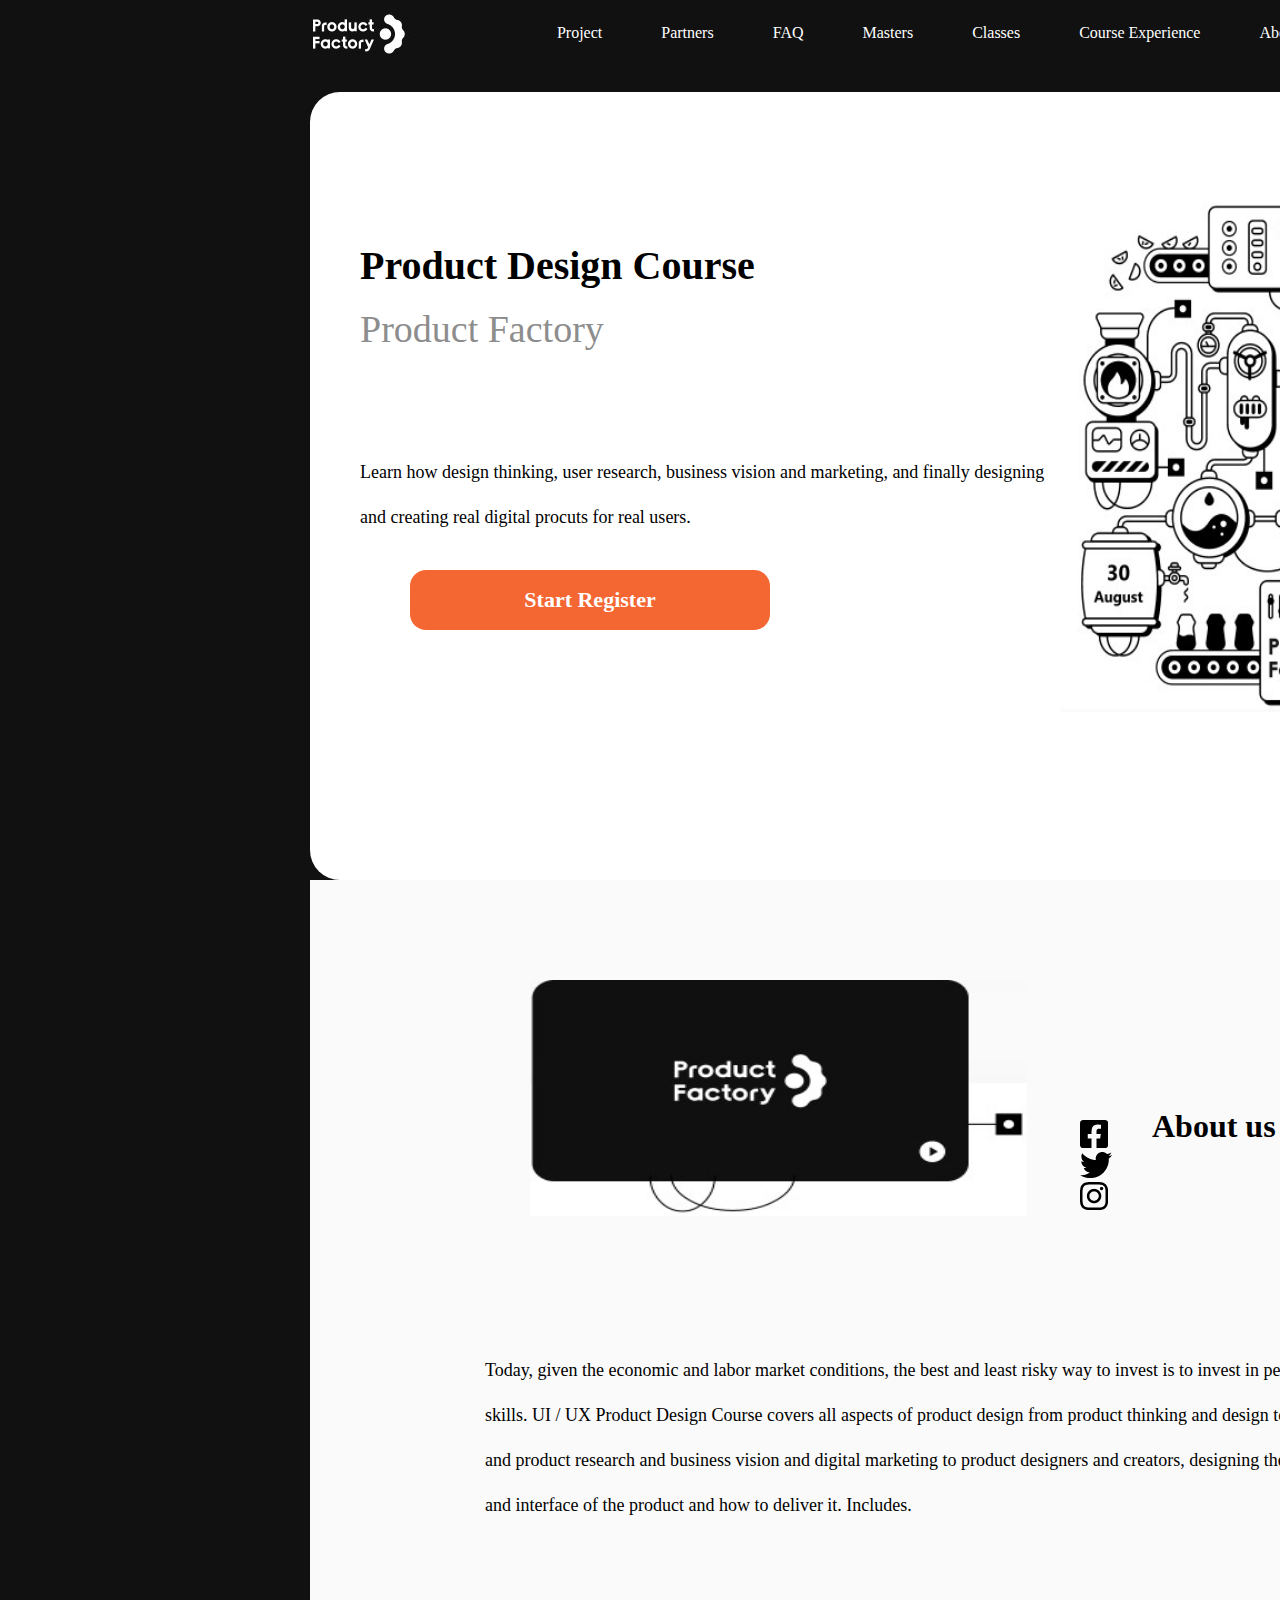
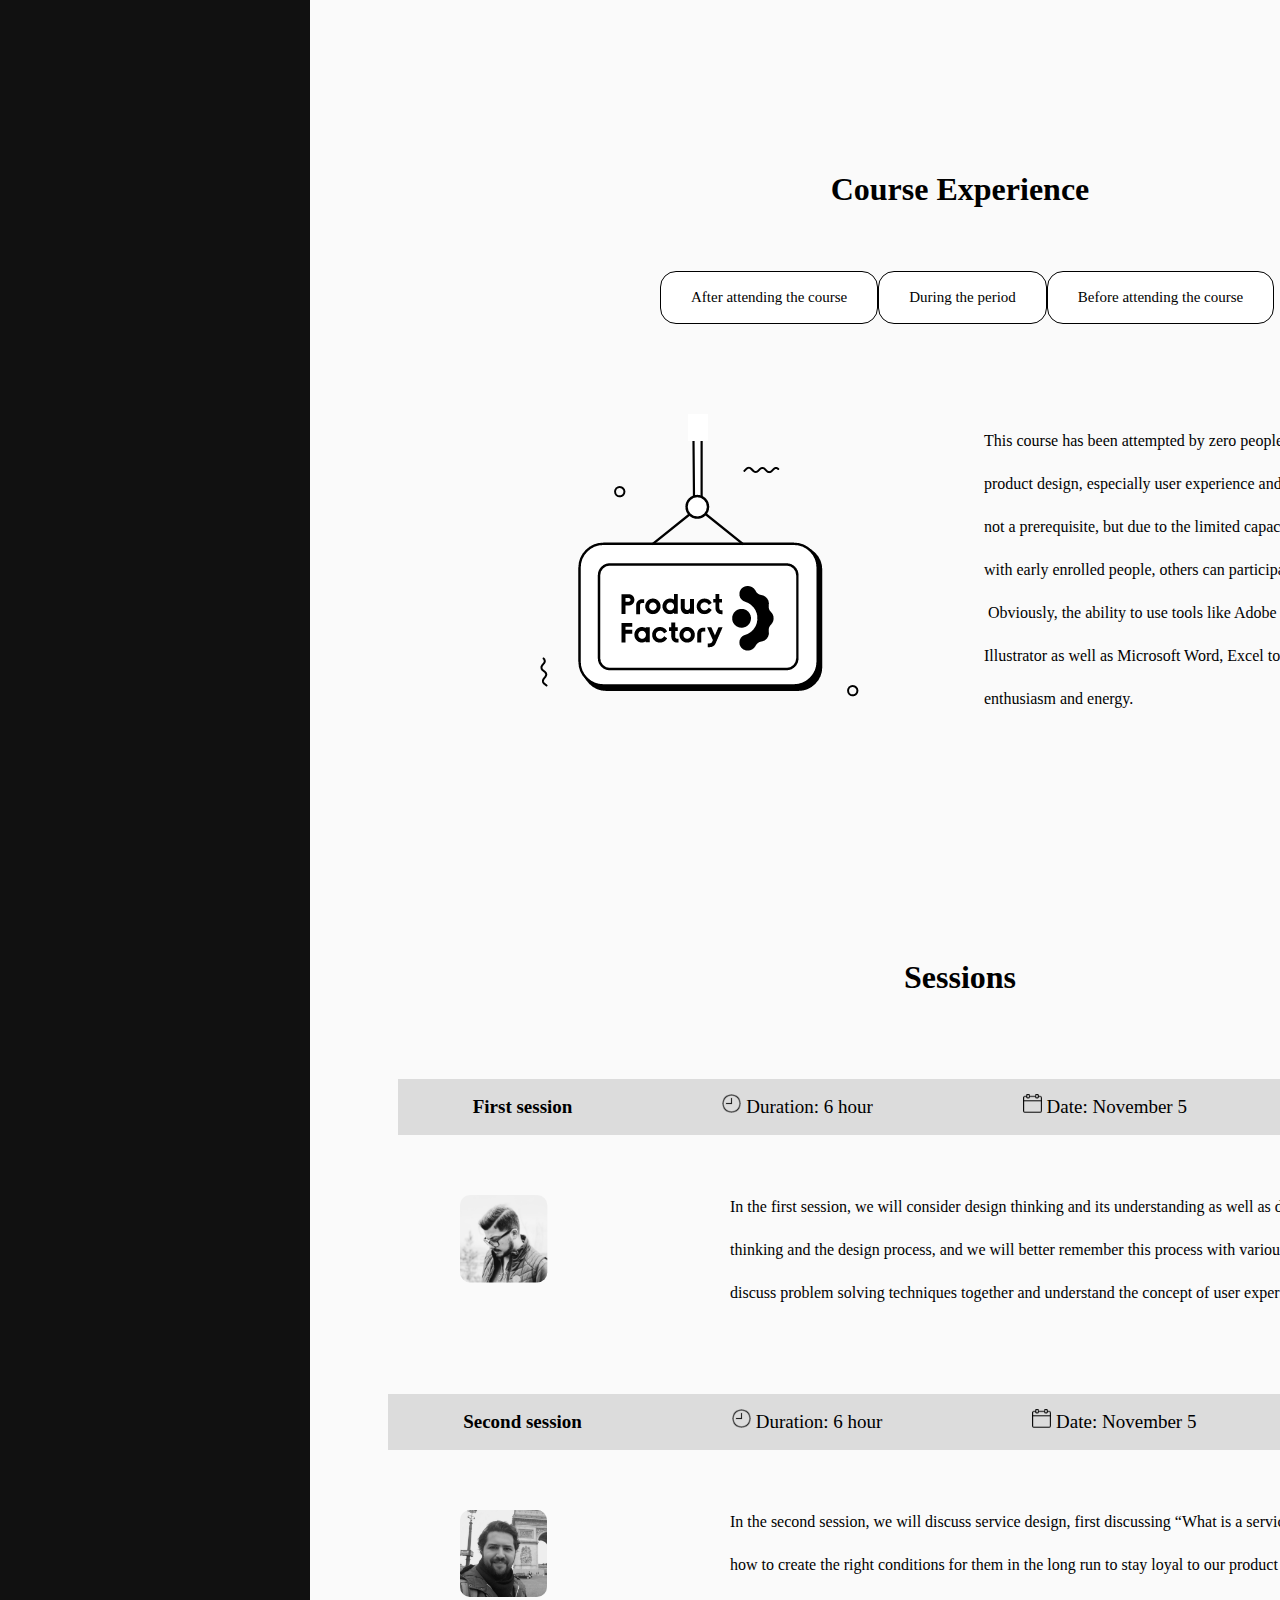
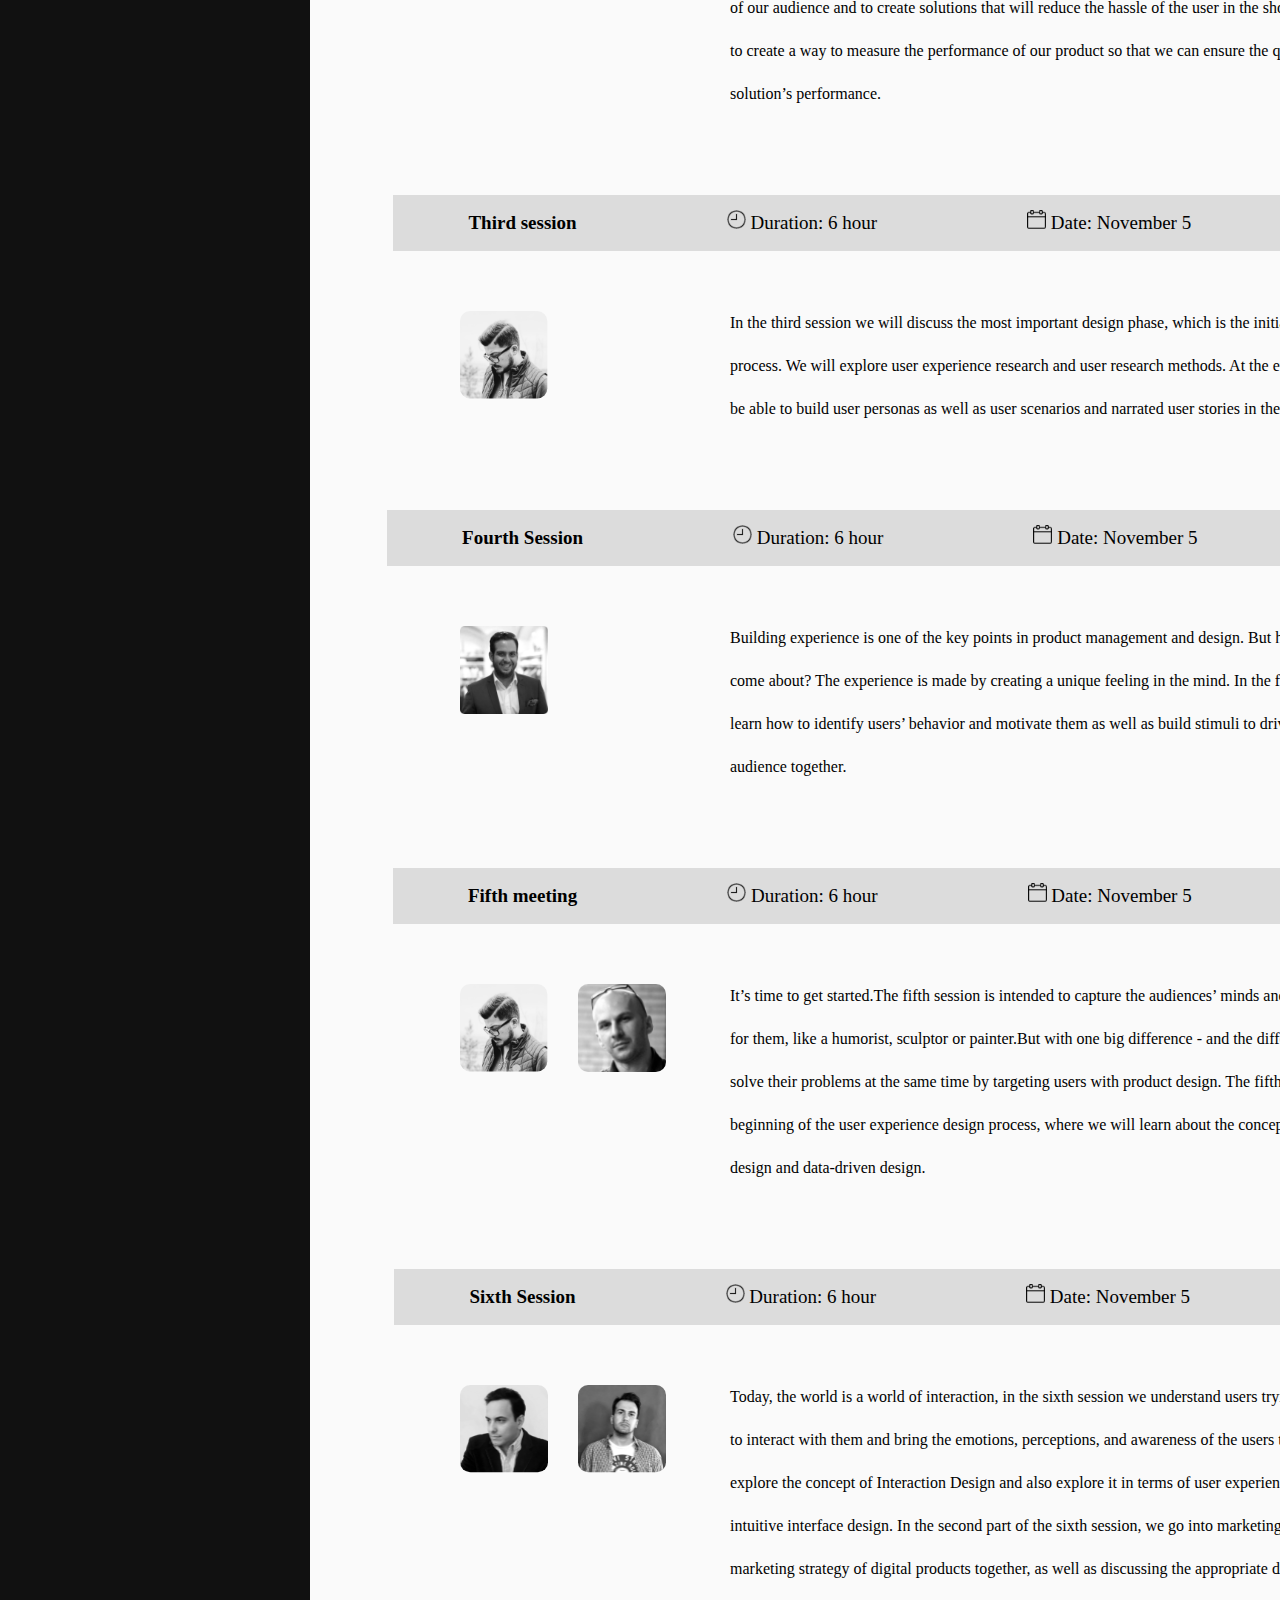
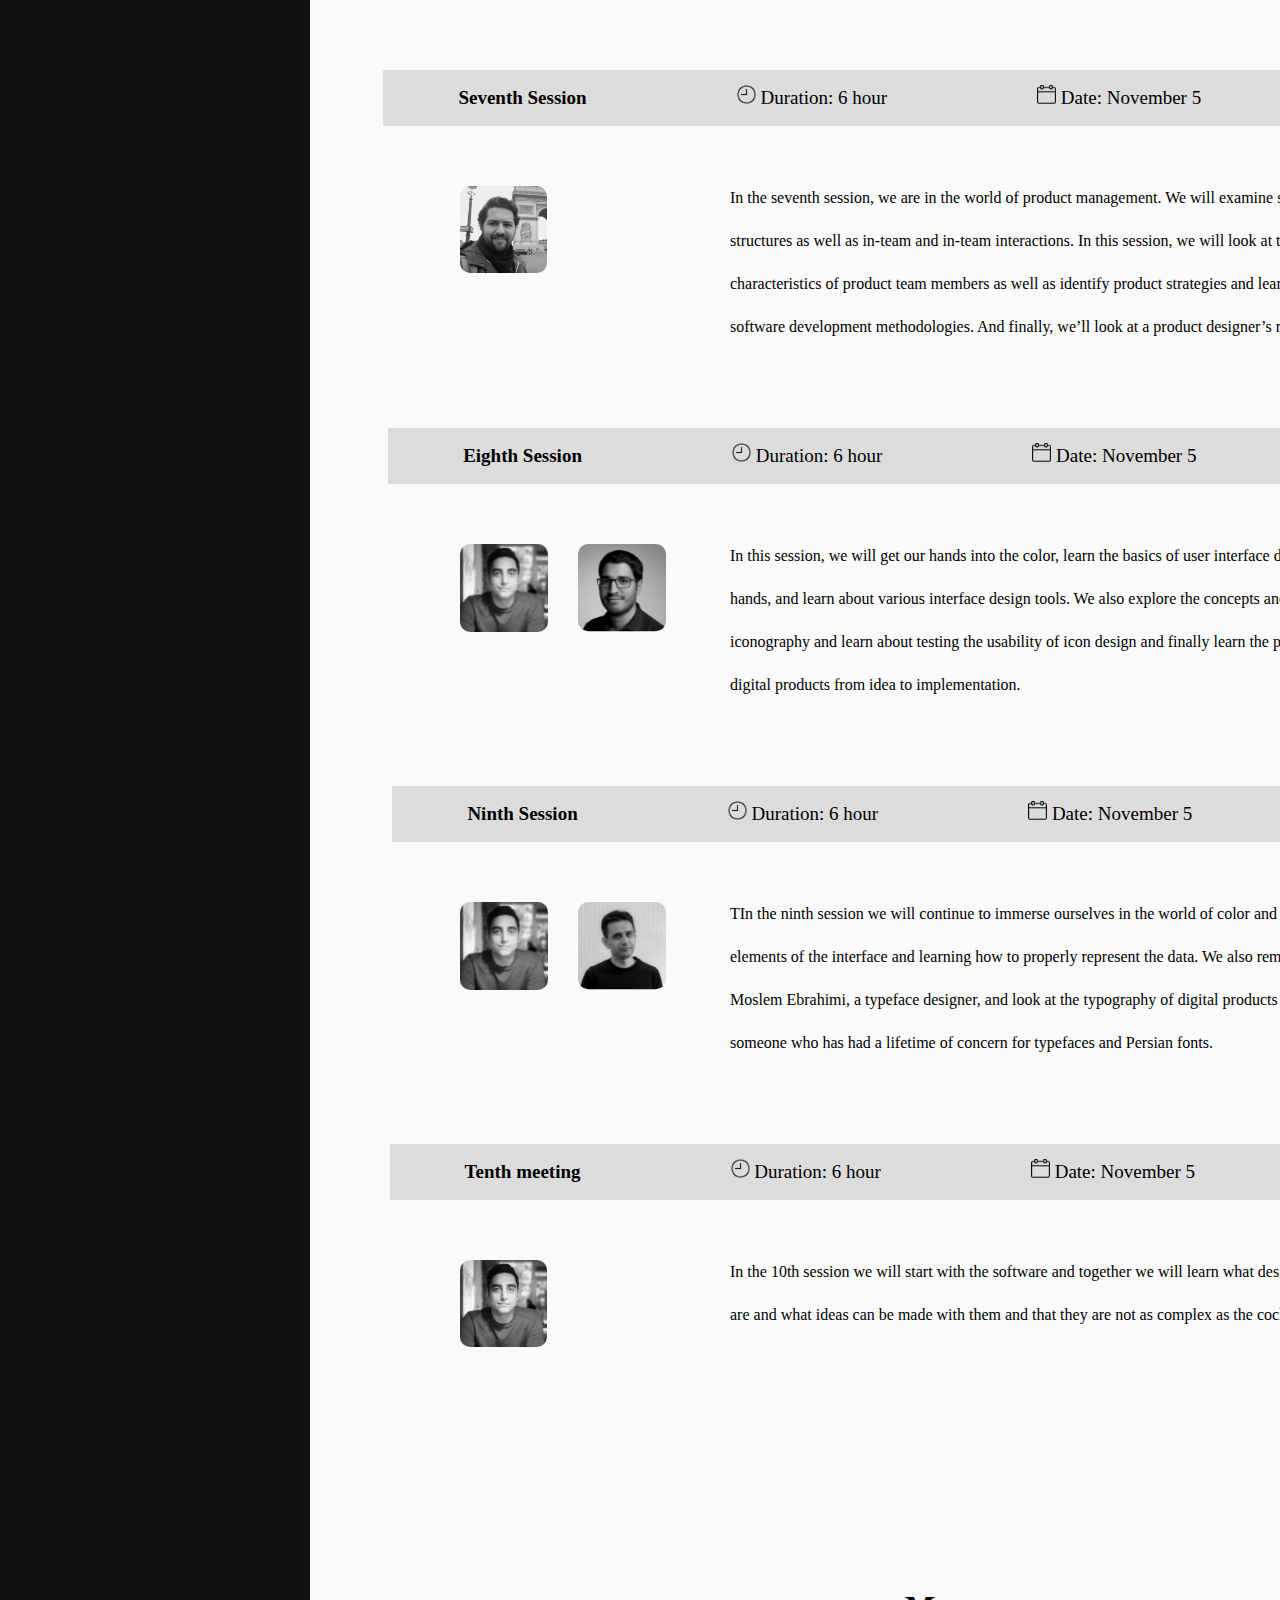
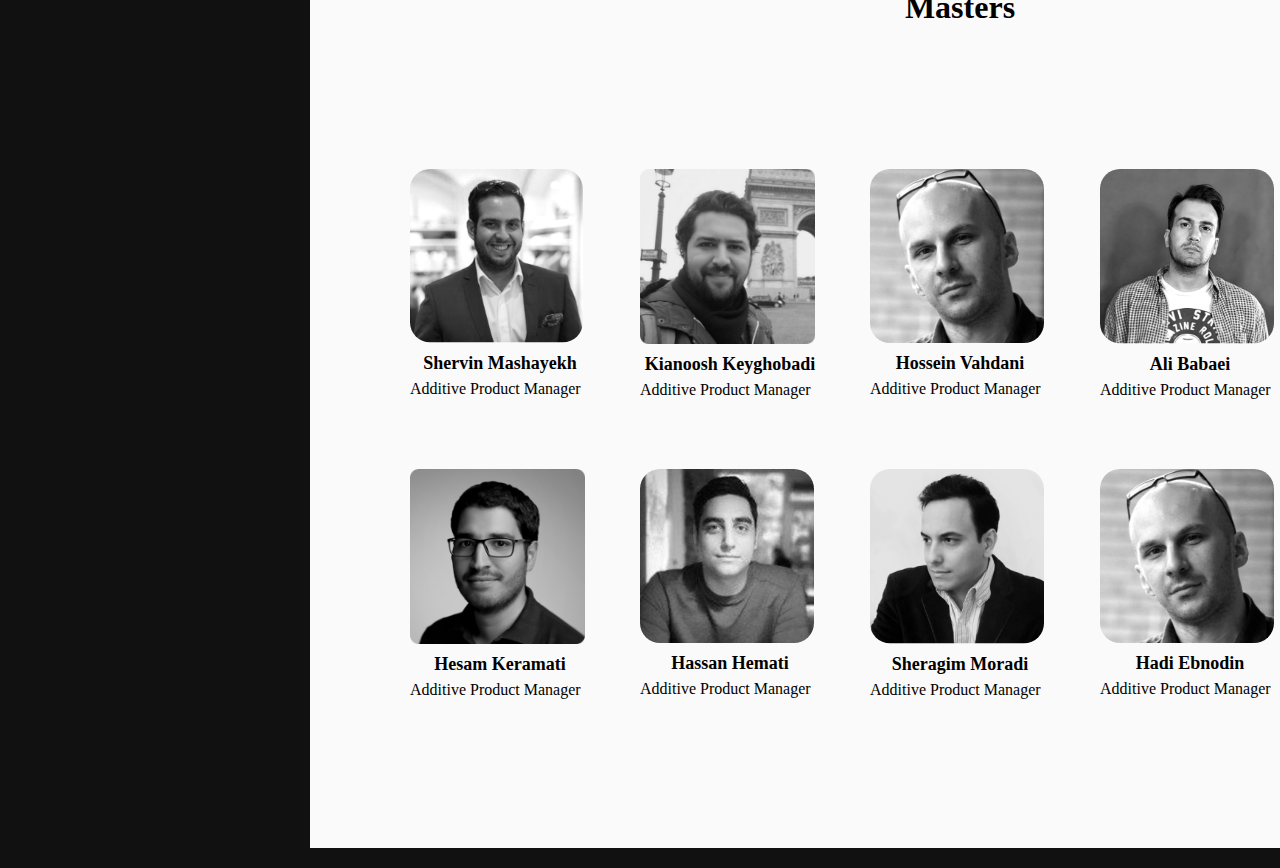
<file: index.html>
<!DOCTYPE html>
<html lang="pt-br">

	<head>
		<meta charset="utf-8"> 
		<title>Product Factory</title>

		<link rel="stylesheet" type="text/css" href="normalize.css">
		<link rel="stylesheet" type="text/css" href="reset.css"> 
		<link rel="stylesheet" type="text/css" href="style.css">
		


		
	</head>
	
	<body>
		<header>
			<div class="caixa">
				<h1><img src="logo.jpg"></h1>
			
				<nav>
					<ul>
						<li>Project</li>
						<li>Partners</li>
						<li>FAQ</li>	
						<li>Masters</li>	
						<li>Classes</li>	
						<li>Course Experience</li>
						<li>About us</li>	
						<li>Register</li>		
					</ul>
				</nav>
			</div>
		</header>

		

		<main>
			<section class="principal">								

				<img class="maquina" src="maquina.jpg" width="480" height="520" alt="maquinario">

				<h2 class="titulo-principal">Product Design Course</h2>

				<p id="sub-titulo">Product Factory</p>

				<p>Learn how design thinking, user research, business vision and marketing, and finally designing and creating real digital procuts for real users.</p>

				<input type="submit" value="Start Register" class="start-register">
				
			</section> 


			<section class="about-us">

				<img class="productFactory" src="productfactory.jpg" width="497" height="236" alt="productfactory"> 

				<h2 class="titulo2">About us</h2>

				<div class="redes-sociais">
					
					<ul>
						<li><img src="facebook.png"></li>
						<li><img src="twitter.png"></li>
						<li><img src="instagram.png"></li>
					</ul>
					
				</div>
			
				<p>Today, given the economic and labor market conditions, the best and least risky way to invest is to invest in personal assets and skills. UI / UX Product Design Course covers all aspects of product design from product thinking and design to user-centric research and product research and business vision and digital marketing to product designers and creators, designing the end-user experience and interface of the product and how to deliver it. Includes.</p>

			</section>	


			<section class="courseExperience">
				
				<h2 class="titulo3">Course Experience</h2>
					
					<div class="buttonbar">
						<button name="After attending the course">After attending the course</button>
						<button name="During the period">During the period</button>
						<button name="Before attending the course">Before attending the course</button>
					</div>   
				
				<img class="pfwhite" src="pfwhite.png">

				<p>This course has been attempted by zero people who are eager to learn product design, especially user experience and user interface, so it is not a prerequisite, but due to the limited capacity of the priority course with early enrolled people, others can participate in future courses. .  Obviously, the ability to use tools like Adobe Photoshop and Adobe Illustrator as well as Microsoft Word, Excel tools, and of course a lot of enthusiasm and energy.</p>
			</section>


			<section class="sessions">

				<h2 class="titulo4">Sessions</h2>

			<div class="evento">
			   <li>First session</li>
			   <li><img src="hora.png" width="19" height="19"> Duration: 6 hour</li>
			   <li><img src="event.png" width="19" height="19"> Date: November 5</li>
			   <li><img src="play.png" width="19" height="19"> View video</li>
			</div>

			<img class="palestrante" src="palestranteum.png">

			<p>In the first session, we will consider design thinking and its understanding as well as different models of design thinking and the design process, and we will better remember this process with various examples. We will also discuss problem solving techniques together and understand the concept of user experience and usability.</p>
			





			<div class="evento">
			   <li>Second session</li>
			   <li><img src="hora.png" width="19" height="19"> Duration: 6 hour</li>
			   <li><img src="event.png" width="19" height="19"> Date: November 5</li>
			   <li><img src="play.png" width="19" height="19"> View video</li>
			</div>

			<img class="palestrante" src="palestrantedois.png">

			<p>In the second session, we will discuss service design, first discussing “What is a service?” Then we practice how to create the right conditions for them in the long run to stay loyal to our product based on the actual needs of our audience and to create solutions that will reduce the hassle of the user in the short run. We are also going to create a way to measure the performance of our product so that we can ensure the quality of the design solution’s performance.</p>





			<div class="evento">
			   <li>Third session</li>
			   <li><img src="hora.png" width="19" height="19"> Duration: 6 hour</li>
			   <li><img src="event.png" width="19" height="19"> Date: November 5</li>
			   <li><img src="play.png" width="19" height="19"> View video</li>
			</div>

			<img class="palestrante" src="palestranteum.png">

			<p>In the third session we will discuss the most important design phase, which is the initial research and review process. We will explore user experience research and user research methods. At the end of the session we will be able to build user personas as well as user scenarios and narrated user stories in the product.</p>



			<div class="evento">
			   <li>Fourth Session</li>
			   <li><img src="hora.png" width="19" height="19"> Duration: 6 hour</li>
			   <li><img src="event.png" width="19" height="19"> Date: November 5</li>
			   <li><img src="play.png" width="19" height="19"> View video</li>
			</div>

			<img class="palestrante" src="palestrantequatro.png" width="88" height="88">

			<p>Building experience is one of the key points in product management and design. But how does this experience come about? The experience is made by creating a unique feeling in the mind. In the fourth session, we will learn how to identify users’ behavior and motivate them as well as build stimuli to drive the minds of the target audience together.</p>





			<div class="evento">
			   <li>Fifth meeting</li>
			   <li><img src="hora.png" width="19" height="19"> Duration: 6 hour</li>
			   <li><img src="event.png" width="19" height="19"> Date: November 5</li>
			   <li><img src="play.png" width="19" height="19"> View video</li>
			</div>

			<img class="palestrante" src="palestranteum.png" width="88" height="88">
			<img class="palestrantes" src="palestrantecinco.png" width="88" height="88">

			<p>It’s time to get started.The fifth session is intended to capture the audiences’ minds and create a new experience for them, like a humorist, sculptor or painter.But with one big difference - and the difference is that we will solve their problems at the same time by targeting users with product design. The fifth session is actually the beginning of the user experience design process, where we will learn about the concepts of user-centered design and data-driven design.</p>





			<div class="evento">
			   <li>Sixth Session</li>
			   <li><img src="hora.png" width="19" height="19"> Duration: 6 hour</li>
			   <li><img src="event.png" width="19" height="19"> Date: November 5</li>
			   <li><img src="play.png" width="19" height="19"> View video</li>
			</div>

			<img class="palestrante" src="palestrantesete.png" width="88" height="88">
			<img class="palestrantes" src="palestranteseis.png" width="88" height="88">

			<p>Today, the world is a world of interaction, in the sixth session we understand users trying to find the best way to interact with them and bring the emotions, perceptions, and awareness of the users to the forefront. We will explore the concept of Interaction Design and also explore it in terms of user experience design, usability and intuitive interface design. In the second part of the sixth session, we go into marketing and practice the marketing strategy of digital products together, as well as discussing the appropriate digital marketing toolkit.</p>





			<div class="evento">
			   <li>Seventh Session</li>
			   <li><img src="hora.png" width="19" height="19"> Duration: 6 hour</li>
			   <li><img src="event.png" width="19" height="19"> Date: November 5</li>
			   <li><img src="play.png" width="19" height="19"> View video</li>
			</div>

			<img class="palestrante" src="palestrantedois.png">

			<p>In the seventh session, we are in the world of product management. We will examine software companies’ structures as well as in-team and in-team interactions. In this session, we will look at the duties and characteristics of product team members as well as identify product strategies and learn about different software development methodologies. And finally, we’ll look at a product designer’s red line.</p>





			<div class="evento">
			   <li>Eighth Session</li>
			   <li><img src="hora.png" width="19" height="19"> Duration: 6 hour</li>
			   <li><img src="event.png" width="19" height="19"> Date: November 5</li>
			   <li><img src="play.png" width="19" height="19"> View video</li>
			</div>

			<img class="palestrante" src="palestranteoito.png" width="88" height="88">
			<img class="palestrantes" src="palestrantenove.png" width="88" height="88">

			<p>In this session, we will get our hands into the color, learn the basics of user interface design with colored hands, and learn about various interface design tools. We also explore the concepts and fundamentals of iconography and learn about testing the usability of icon design and finally learn the process of visualization in digital products from idea to implementation.</p>





			<div class="evento">
			   <li>Ninth Session</li>
			   <li><img src="hora.png" width="19" height="19"> Duration: 6 hour</li>
			   <li><img src="event.png" width="19" height="19"> Date: November 5</li>
			   <li><img src="play.png" width="19" height="19"> View video</li>
			</div>

			<img class="palestrante" src="palestranteoito.png" width="88" height="88">
			<img class="palestrantes" src="palestrantedez.png" width="88" height="88">

			<p>TIn the ninth session we will continue to immerse ourselves in the world of color and image, identifying the elements of the interface and learning how to properly represent the data. We also remotely team up with Moslem Ebrahimi, a typeface designer, and look at the typography of digital products from the perspective of someone who has had a lifetime of concern for typefaces and Persian fonts.</p>






			<div class="evento">
			   <li>Tenth meeting</li>
			   <li><img src="hora.png" width="19" height="19"> Duration: 6 hour</li>
			   <li><img src="event.png" width="19" height="19"> Date: November 5</li>
			   <li><img src="play.png" width="19" height="19"> View video</li>
			</div>

			<img class="palestrante" src="palestranteoito.png">

			<p>In the 10th session we will start with the software and together we will learn what design software capabilities are and what ideas can be made with them and that they are not as complex as the cockpit!</p>


			</section>

			<section class="masters">

				<h2 class="titulo4">Masters</h2>


				<div class="grid">
				<div class="item"><img src="m1.png">
					<p class="nome">Shervin Mashayekh</p>
					<p>Additive Product Manager</p>
				</div>
				<div class="item"><img src="m2.png" width="175" height="175">
					<p class="nome">Kianoosh Keyghobadi</p>
					<p>Additive Product Manager</p>
				</div>
				<div class="item"><img src="m3.png">
					<p class="nome">Hossein Vahdani</p>
					<p>Additive Product Manager</p>
				</div>
				<div class="item"><img src="m4.png">
					<p class="nome">Ali Babaei</p>
					<p>Additive Product Manager</p>
				</div>
				<div class="item"><img src="m5.png">
					<p class="nome">Kiarash Amalivand</p>
					<p>Additive Product Manager</p>
				</div>
				<div class="item"><img src="m6.png" width="175" height="175">
					<p class="nome">Hesam Keramati</p>
					<p>Additive Product Manager</p>
				</div>
				<div class="item"><img src="m7.png">
					<p class="nome">Hassan Hemati</p>
					<p>Additive Product Manager</p>
				</div>
				<div class="item"><img src="m8.png">
					<p class="nome">Sheragim Moradi</p>
					<p>Additive Product Manager</p>
				</div>
				<div class="item"><img src="m3.png">
					<p class="nome">Hadi Ebnodin</p>
					<p>Additive Product Manager</p>
				</div>
				<div class="item"><img src="m10.png">
					<p class="nome">Moslem Ebrahimi</p>
					<p>Additive Product Manager</p>
				</div>



				</div>
			</section>

		</main>

	</body>

</html>
</file>
<file: style.css>
body{

	height: auto;
	width: 1920px

	
}

header {
	background: #111111 0% 0% no-repeat padding-box;
	width: 1920px


}

.caixa {
	position: relative; 
	width: 940px;
	margin: 0 auto;
	clear: all;
}

.caixa h1 img{
	position: relative;
	right: 200px;

}

nav {
	position: absolute; 
	top: 25px;
	right: 0;

}

nav li {
	display: inline;
	margin: 0 0 0 55px; 
	color: white;


}




main {
	background: #111111 0% 0% no-repeat padding-box;
	padding: 20px 0px
	
}

.titulo-principal {
	text-align: left; 
	font: normal normal bold 40px/57px Product Sans;
	padding-top: 45px
	
}

#sub-titulo{
	text-align: left;
	margin-top: 10px;
	font: normal normal normal 38px/51px Product Sans;
	letter-spacing: 0px;
	color: #8D8D8D;
	opacity: 1;

}

.principal{
	
	padding: 100px 50px ;
	background: #FFFFFF;
	height: 588px;
	width: 1200px;
	margin: 0 auto;
	border-radius: 30px;
}


.principal p{
	margin: 95px 0 0 0;
	text-align: left;
	font: normal normal normal 18px/45px Product Sans;
	letter-spacing: 0px;
	color: #000000;
	opacity: 1;

}

.maquina{	
    float: right; 
    margin: 0 20px 200px 0;
}

.start-register {
	width: 30%;
	padding: 15px 0;
	margin: 30px 0 0 50px;
	background: #F46632 0% 0% no-repeat padding-box;
	color: white;
	font: normal normal bold 22px/30px Product Sans;
	border: none; 
	border-radius: 16px; /
	opacity: 1;
}




.about-us{
	padding: 100px 50px ;
	height: 588px;
	width: 1200px;
	background: #FAFAFA 0% 0% no-repeat padding-box;
	margin: 0 auto;
	opacity: 1;
}

.productFactory{
	float: left;
	padding: 0 125px 0 170px;
		
}

.titulo2{
	text-align: left;
	padding-top: 125px;
	font: normal normal bold 32px/43px Product Sans;
	letter-spacing: 0px;
	color: #000000;
	opacity: 1;
	
}

.redes-sociais{
	list-style-type: none;
	position: absolute;
	left: 1080px;
	top: 1120px
}

.about-us p{
	margin: 200px 115px 0 125px;
	text-align: left;
	font: normal normal normal 18px/45px Product Sans;
	letter-spacing: 0px;
	color: #000000;
	opacity: 1;

}





.courseExperience{
	padding: 100px 50px ;
	height: 588px;
	width: 1200px;
	background: #FAFAFA 0% 0% no-repeat padding-box;
	margin: 0 auto;
	opacity: 1;
}

.titulo3{
	text-align: center;
	font: normal normal bold 32px/43px Product Sans;
	letter-spacing: 0px;
	color: #000000;
	opacity: 1;
}

.buttonbar{

	margin: 60px 0px 0 300px;

}

.buttonbar:after {
	
    visibility: hidden;
    display: block;
    font-size: 0;
    content: " ";
    clear: both;
    height: 0;

    
}

.buttonbar > button {
    font: normal normal normal 15px/21px Product Sans;
    float: left;
    padding: 15px 30px;
    border: 1px solid #000000;
	border-radius: 16px;
	opacity: 1;
	background: #FFFFFF 0% 0% no-repeat padding-box;
}

.buttonbar button:hover{
	background: black;
	color: white;
}

.pfwhite{
	float: left;
	padding: 90px 125px 0 170px;

}

.courseExperience p{

	margin: 95px 115px 0 125px;
	text-align: left;
	font: normal normal normal 16px/43px Product Sans;
	letter-spacing: 0px;
	color: #000000;
	opacity: 1;
}




.sessions{
	padding: 100px 50px ;
	width: 1200px;
	background: #FAFAFA 0% 0% no-repeat padding-box;
	margin: 0 auto;
	opacity: 1;


}

.titulo4{
	text-align: center;
	font: normal normal bold 32px/43px Product Sans;
	letter-spacing: 0px;
	color: #000000;
	opacity: 1;
}


.evento {
	margin: 80px 0 50px 0;
	list-style-type: none;
	align-items: center;
	display: flex;
	justify-content: center;


}

.evento li:first-child{
	 font-weight: bold; 
	 font-size: 19px;

}

.evento li{
	text-align: right;
	font: normal normal normal 19px/26px Product Sans;
	letter-spacing: 0px;
	color: #000000;
	opacity: 1;
	background: #DCDCDC;
	padding: 15px 75px;

}

.palestrante{
	float: left;
	padding: 10px 10px 0 100px; 
	
}

.palestrantes{
	float: left;
	padding: 10px 10px 0 20px;

}

.sessions p{
	margin: 15px 115px 0 370px;
	text-align: left;
	font: normal normal normal 16px/43px Product Sans;
	letter-spacing: 0px;
	color: #000000;
	opacity: 1;
}

.grid-template-columns {
	grid-template-columns: 200px 200px;
}



.masters{
	padding: 150px 50px ;
	width: 1200px;
	background: #FAFAFA 0% 0% no-repeat padding-box;
	margin: 0 auto;
	opacity: 1;

}


.titulo4{
	text-align: center;
	font: normal normal bold 32px/43px Product Sans;
	letter-spacing: 0px;
	color: #000000;
	opacity: 1;
}

.grid{
	margin-top: 140px;
	display: grid;
	grid-template-columns: 230px 230px 230px 230px 230px;
	grid-template-rows: 300px; 
	

}

.item{
	padding: 0 0 0 50px;
	
}

.nome{
	text-align: center;
	font: normal normal bold 18px/35px Product Sans;
	letter-spacing: 0px;
	color: #000000;
	opacity: 1;
}
</file>
